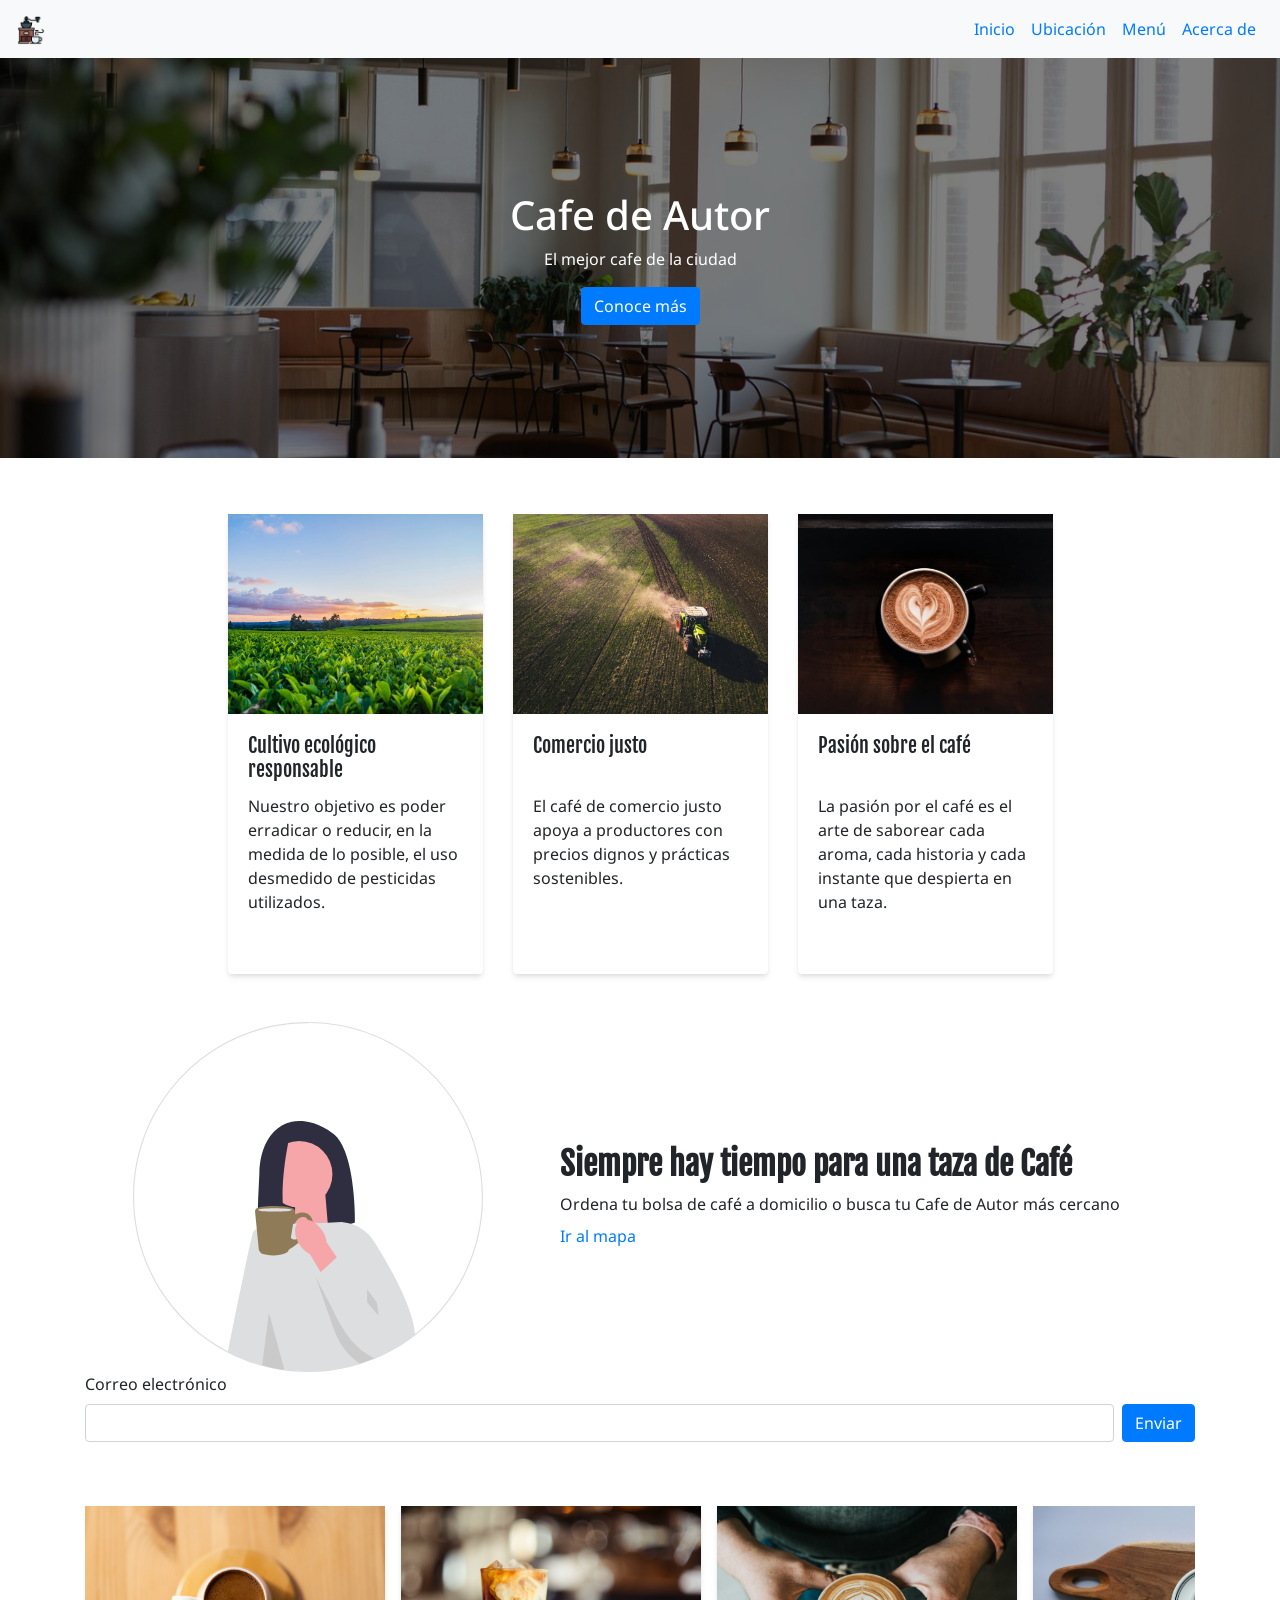
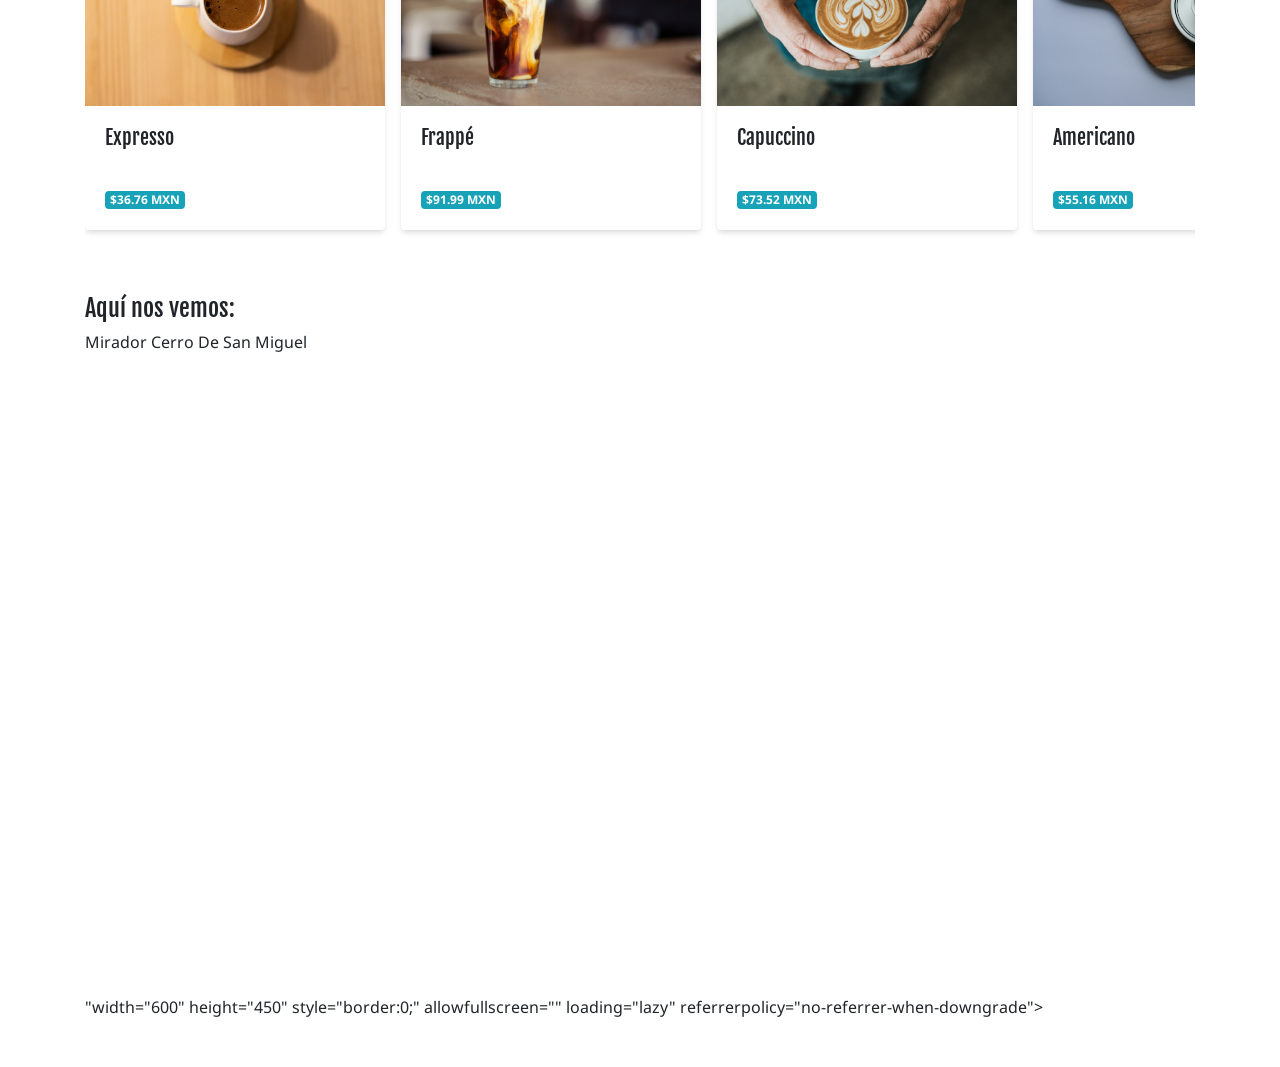
<file: index.html>
<!DOCTYPE html>
<html lang="en">

<head>
    <meta charset="UTF-8">
    <title>Cafe de Autor_Abril Gallegos Largo "E"</title>
    <link rel="stylesheet" href="https://cdn.jsdelivr.net/npm/bootstrap@4.3.1/dist/css/bootstrap.min.css"
        integrity="sha384-ggOyR0iXCbMQv3Xipma34MD+dH/1fQ784/j6cY/iJTQUOhcWr7x9JvoRxT2MZw1T" crossorigin="anonymous">
    <link rel="stylesheet" href="cafe.css">
    <link rel="shortcut icon" href="coffee.ico">
    <style>
        @media (min-width: 992px) {
            .img-cafe-responsive {
                max-width: 350px;
            }
        }

        @media (max-width: 991.98px) {
            .img-cafe-responsive {
                max-width: 100%;
            }
        }
    </style>
    <link
        href="https://fonts.googleapis.com/css2?family=Fjalla+One&family=Noto+Sans:ital,wght@0,100..900;1,100..900&display=swap"
        rel="stylesheet">
</head>

<body>
    <header>
        <nav class="navbar navbar-expand-lg navbar-light bg-light">
            <a class="navbar-brand" href="#">
                <img src="coffee_2.ico" width="30" height="30" alt="Maquina de cafe">
            </a>
            <div class="collapse navbar-collapse justify-content-end">
                <ul class="navbar-nav">
                    <li class="nav-item active">
                        <a class="nav-link text-primary" href="index.html">Inicio</a>
                    </li>
                    <li class="nav-item">
                        <a class="nav-link text-primary" href="#mapa">Ubicación</a>
                    </li>
                    <li class="nav-item">
                        <a class="nav-link text-primary" href="#stripe">Menú</a>
                    </li>
                    <li class="nav-item">
                        <a class="nav-link text-primary" href="acercade.html">Acerca de</a>
                    </li>
                </ul>
            </div>
        </nav>
        <div class="cover d-flex justify-content-center align-items-center flex-column p-5">
            <h1>Cafe de Autor</h1>
            <p>El mejor cafe de la ciudad</p>
            <button class="btn btn-primary">
                <a href="https://www.nescafe.com/co/cultura-cafe/conocimiento/10-datos-curiosos-del-cafe" style="color: white;">Conoce más</a>
            </button>
        </div>
    </header>
    <section>
        <div class="container mt-5 mb-5">
            <div class="row justify-content-center">
                <div class="col-12 col-sn-6 col-md-4 col-lg-3 mt-2">
                    <div class="card">
                        <div title="Campos de Cultivo" class="cover cover-small"
                            style="background-image:url(agricultura.jpg);"></div>
                        <div class="card-body">
                            <h5 class="card-title">Cultivo ecológico responsable</h5>
                            <p class="card-text">
                                Nuestro objetivo es poder erradicar o reducir, en la medida de lo posible, el uso
                                desmedido
                                de
                                pesticidas utilizados.
                            </p>
                        </div>
                    </div>
                </div>

                <div class="col-12 col-sn-6 col-md-4 col-lg-3 mt-2">
                    <div class="card">
                        <div title="Campo de cultivo con un tractor" class="cover cover-small"
                            style="background-image:url(Comercio.jpg);"></div>
                        <div class="card-body">
                            <h5 class="card-title">Comercio justo</h5>
                            <p class="card-text">
                                El café de comercio justo apoya a productores con precios dignos y prácticas
                                sostenibles.
                            </p>
                        </div>
                    </div>
                </div>

                <div class="col-12 col-sn-6 col-md-4 col-lg-3 mt-2">
                    <div class="card">
                        <div title="Corazón dentro de una taza de cafe" class="cover cover-small"
                            style="background-image:url(pasion.jpg);"></div>
                        <div class="card-body">
                            <h5 class="card-title">Pasión sobre el café</h5>
                            <p class="card-text">
                                La pasión por el café es el arte de saborear cada aroma, cada historia y cada instante
                                que
                                despierta en una taza.
                            </p>
                        </div>
                    </div>
                </div>
            </div>
        </div>
        </div>
    </section>
    <section>
        <div class="container mt-5 mb-5">
            <div class="row align-items-center">
                <div class="col-12 col-md-5 col-lg-5 d-flex justify-content-center">
                    <img src="time.svg" alt="Un tiempo para tomar cafe" class="img-fluid img-cafe-responsive w-100"
                        style="max-width:350px;">
                </div>

                <div class="col-12 col-md-7 col-lg-7 d-flex flex-column justify-content-center">
                    <h3 class="mb-2" style="font-size:2rem;font-weight:bold;">Siempre hay tiempo para una taza de Café
                    </h3>
                    <p class="mb-2">Ordena tu bolsa de café a domicilio o busca tu Cafe de Autor más cercano</p>
                    <a href="#mapa">Ir al mapa</a>
                </div>
            </div>

            <form action="">
                <label for="email">Correo electrónico</label>
                <div class="d-flex">
                    <div class="flex-fill mr-2">
                        <input type="email" id="email" class="form-control">
                    </div>
                    <button type="submit" class="btn btn-primary">
                        Enviar
                    </button>
                </div>
            </form>
        </div>
    </section>
    <!-- Tira de Productos-->
    <section>
        <div class="container mt-5 mb-5" id="stripe">
            <div class="product-stripe">
                <div class="stripe-container">
                    <div class="card">
                        <div title="Expresso" class=" cover cover-small" style="background-image: url(expreso.jpg);">
                        </div>
                        <div class="card-body">
                            <h5 class="card-title">Expresso</h5>
                            <span class="badge badge-info">$36.76 MXN</span>
                        </div>
                    </div>

                    <div class="card">
                        <div title="Frappé" class=" cover cover-small" style="background-image: url(frappe.jpg);"></div>
                        <div class="card-body">
                            <h5 class="card-title">Frappé</h5>
                            <span class="badge badge-info">$91.99 MXN </span>
                        </div>
                    </div>

                    <div class="card">
                        <div title="capuccino" class=" cover cover-small" style="background-image: url(capuchino.jpg);">
                        </div>
                        <div class="card-body">
                            <h5 class="card-title">Capuccino</h5>
                            <span class="badge badge-info">$73.52 MXN</span>
                        </div>
                    </div>

                    <div class="card">
                        <div title="café americano" class=" cover cover-small"
                            style="background-image: url(americano.jpg);"></div>
                        <div class="card-body">
                            <h5 class="card-title">Americano</h5>
                            <span class="badge badge-info">$55.16 MXN</span>
                        </div>
                    </div>
                </div>
            </div>
        </div>
    </section>
    <section>
        <div class="container mt-5 mb-5 " id="mapa">
            <h4>Aquí nos vemos:</h4>
            <p>Mirador Cerro De San Miguel</p>
            <div class="responsive-iframe">
                <iframe
                    src="https://www.google.com/maps/embed?pb=!1m14!1m8!1m3!1d1887.2017059750033!2d-98.4393271!3d18.9135298!3m2!1i1024!2i768!4f13.1!3m3!1m2!1s0x85cfb463189cdf47%3A0x56da44ed84edbeec!2sMirador%20Cerro%20De%20San%20Miguel!5e0!3m2!1ses-419!2smx!4v1759808286566!5m2!1ses-419!2smx"
                    width="600" height="450" style="border:0;" allowfullscreen="" loading="lazy"
                    referrerpolicy="no-referrer-when-downgrade"></iframe>"width="600" height="450" style="border:0;"
                allowfullscreen="" loading="lazy" referrerpolicy="no-referrer-when-downgrade"></iframe>
            </div>

        </div>
    </section>
</body>

</html>
</body>

</html>
</file>
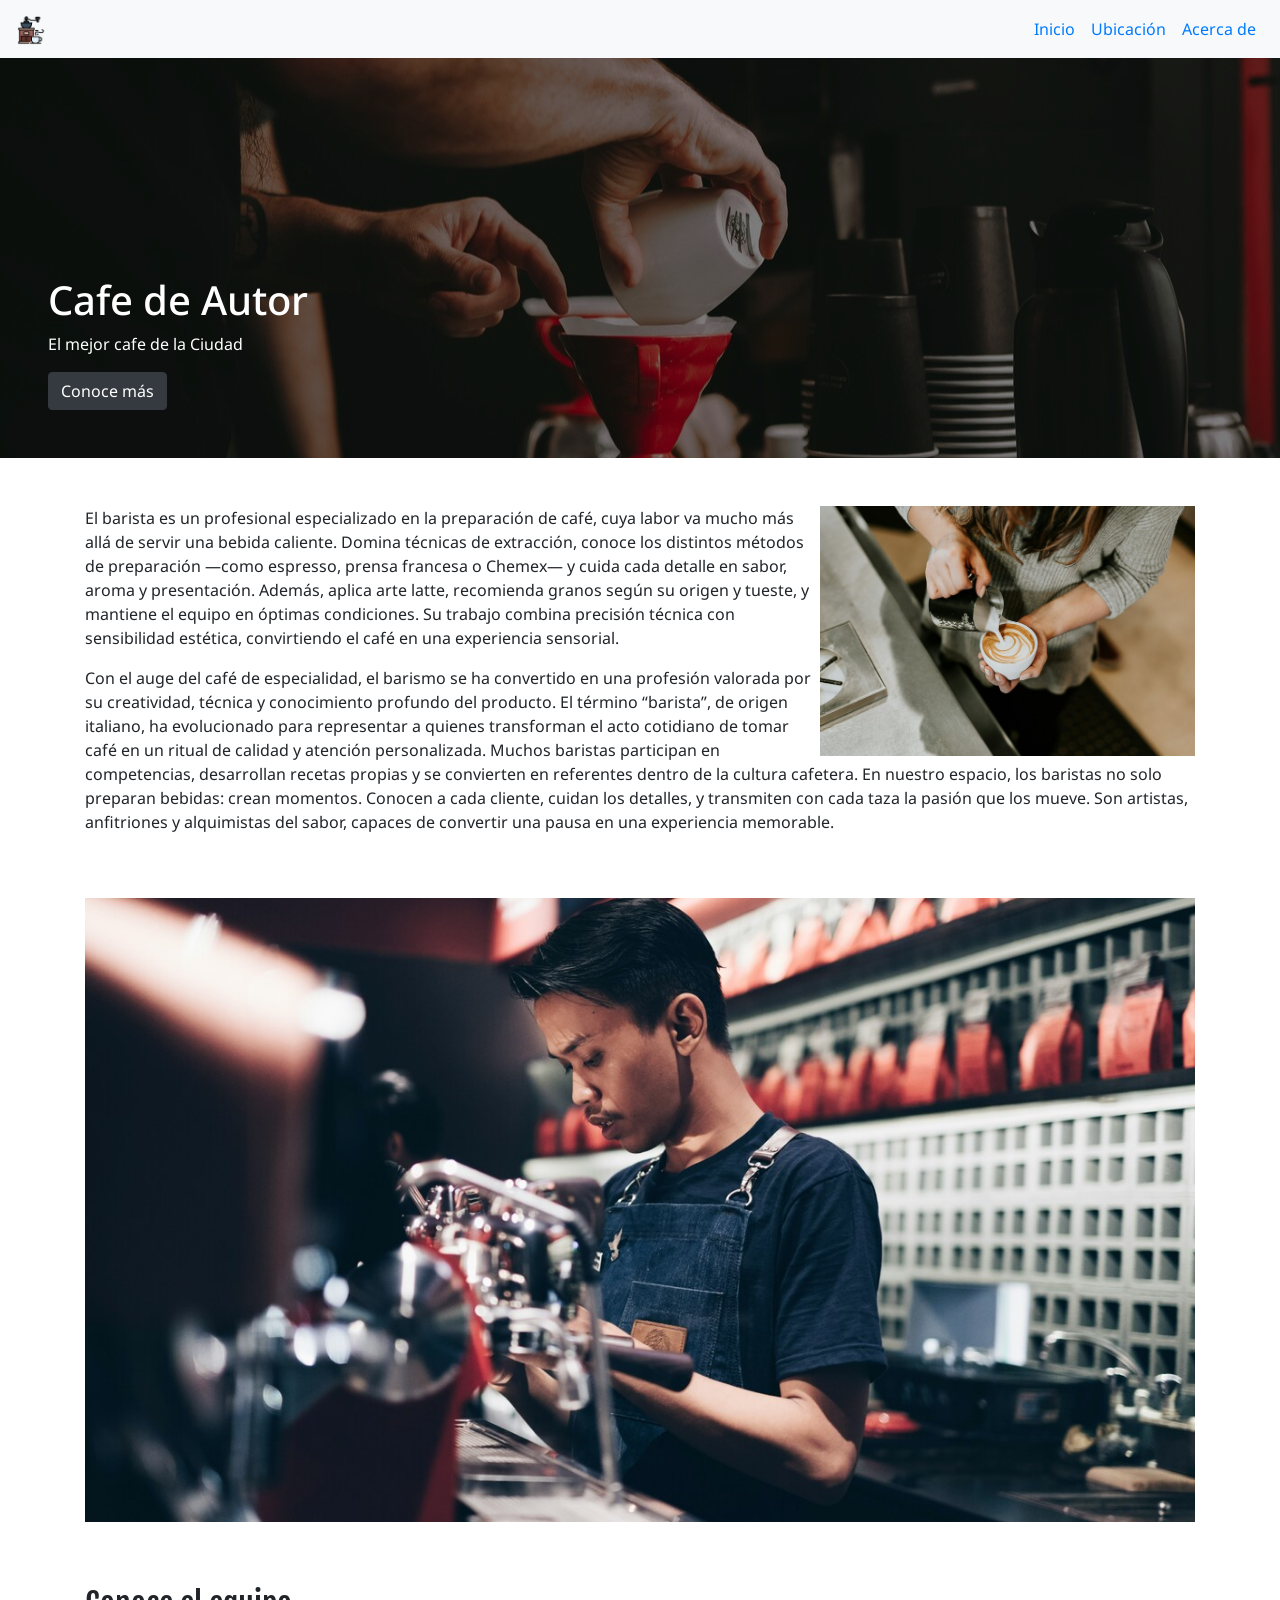
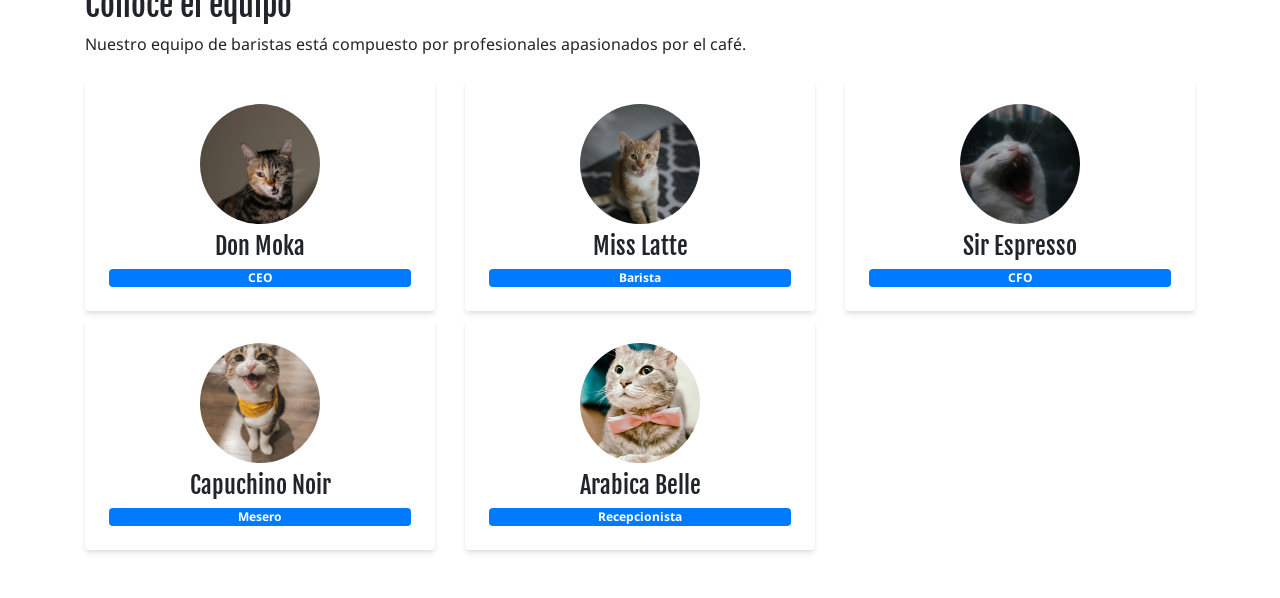
<file: acercade.html>
<!DOCTYPE html>
<html lang="en">

<head>
    <meta charset="UTF-8">
    <title>Cafe de Autor_Abril Gallegos Largo "E"</title>
    <link rel="shortcut icon" href="coffee.ico">
    <link rel="stylesheet" href="https://cdn.jsdelivr.net/npm/bootstrap@4.3.1/dist/css/bootstrap.min.css"
        integrity="sha384-ggOyR0iXCbMQv3Xipma34MD+dH/1fQ784/j6cY/iJTQUOhcWr7x9JvoRxT2MZw1T" crossorigin="anonymous">
    <link rel="stylesheet" href="cafe.css">
    <style>
        @media (min-width: 992px) {
            .img-cafe-responsive {
                max-width: 350px;
            }
        }

        @media (max-width: 991.98px) {
            .img-cafe-responsive {
                max-width: 100%;
            }
        }
    </style>
    <link
        href="https://fonts.googleapis.com/css2?family=Fjalla+One&family=Noto+Sans:ital,wght@0,100..900;1,100..900&display=swap"
        rel="stylesheet">
</head>

<body>
    <header>
        <nav class="navbar navbar-expand-lg navbar-light bg-light">
            <a class="navbar-brand" href="#">
                <img src="coffee_2.ico" width="30" height="30" alt="Maquina de cafe">
            </a>
            <div class="collapse navbar-collapse justify-content-end">
                <ul class="navbar-nav">
                    <li class="nav-item active">
                        <a class="nav-link text-primary" href="index.html">Inicio</a>
                    </li>
                    <li class="nav-item">
                        <a class="nav-link text-primary" href="#mapa">Ubicación</a>
                    </li>

                    <li class="nav-item">
                        <a class="nav-link text-primary" href="acercade.html">Acerca de</a>
                    </li>
                </ul>
            </div>
        </nav>
        <div class="cover d-flex justify-content-end align-items-start flex-column p-5"
            style="background-image: url(barista.jpg);">
            <h1>
                Cafe de Autor
            </h1>
            <p>
                El mejor cafe de la Ciudad
            </p>
            <button class="btn btn-dark">
                <a href="https://laguashira.com/blogs/blog/20-datos-interesantes-que-no-sabias-sobre-el-cafe?srsltid=AfmBOoopJSU6Zx1uoFwdyiuyDU_U9jvVFIXBsivkHLHF2nlkJ-qQGAi3" style="color: white">
                    Conoce más
                </a>
            </button>
        </div>
    </header>
    <section>
        <div class="container mt-5 mb-5">
            <img src="preparando.jpg" alt="Preparación de café" height="250" class="float-right">
            <p>
                El barista es un profesional especializado en la preparación de café, cuya labor va mucho más allá de
                servir una bebida caliente. Domina técnicas de extracción, conoce los distintos métodos de preparación
                —como espresso, prensa francesa o Chemex— y cuida cada detalle en sabor, aroma y presentación. Además,
                aplica arte latte, recomienda granos según su origen y tueste, y mantiene el equipo en óptimas
                condiciones. Su trabajo combina precisión técnica con sensibilidad estética, convirtiendo el café en una
                experiencia sensorial.
            </p>
            <p>
                Con el auge del café de especialidad, el barismo se ha convertido en una profesión valorada por su
                creatividad, técnica y conocimiento profundo del producto. El término “barista”, de origen italiano, ha
                evolucionado para representar a quienes transforman el acto cotidiano de tomar café en un ritual de
                calidad y atención personalizada. Muchos baristas participan en competencias, desarrollan recetas
                propias y se convierten en referentes dentro de la cultura cafetera. En nuestro espacio, los baristas no
                solo preparan bebidas: crean momentos. Conocen a cada cliente, cuidan los detalles, y transmiten con
                cada taza la pasión que los mueve. Son artistas, anfitriones y alquimistas del sabor, capaces de
                convertir una pausa en una experiencia memorable.
            </p>
        </div>
    </section>
    <section>
        <div class="container mt-5 mb-5">
            <div class="slider">
                <div class="slider-container">
                    <div class="image-container" style="background-image: url(dezliz1.jpg);"
                        title="Un barista preparando una taza de café">
                    </div>
                    <div class="image-container" style="background-image: url(dezliz2.jpg);"
                        title="Un barista sirviendo café en una taza">
                    </div>
                    <div class="image-container" style="background-image: url(dezliz3.jpg);"
                        title="Una maquina de espresso con café recién hecho">
                    </div>
                    <div class="image-container" style="background-image: url(dezliz4.jpg);"
                        title="Maquina de granos de café">
                    </div>
                </div>
            </div>
    </section>
    <section>
        <div class="container mt-5 mb-5">
            <h2>Conoce el equipo</h2>
            <p>
                Nuestro equipo de baristas está compuesto por profesionales apasionados por el café.
            </p>
            <div class="row">
                <div class="col-12 col-sm-6 col-md-4  mt-2">
                    <div class="card p-4 text-center">
                        <div class="avatar rounded-circle inline-block"
                            style="background-image: url(avatar1.jpg);">
                        </div>
                        <h4 class="mt-2">Don Moka</h4>
                        <span class="badge badge-primary">CEO</span>
                    </div>
                </div>
                <div class="col-12 col-sm-6 col-md-4  mt-2">
                    <div class="card p-4 text-center">
                        <div class="avatar rounded-circle inline-block"
                            style="background-image: url(avatar2.jpg);">
                        </div>
                        <h4 class="mt-2">Miss Latte</h4>
                        <span class="badge badge-primary">Barista</span>
                    </div>
                </div>
                <div class="col-12 col-sm-6 col-md-4  mt-2">
                    <div class="card p-4 text-center">
                        <div class="avatar rounded-circle inline-block"
                            style="background-image: url(avatar3.jpg);">
                        </div>
                        <h4 class="mt-2">Sir Espresso</h4>
                        <span class="badge badge-primary">CFO</span>
                    </div>
                </div>
                <div class="col-12 col-sm-6 col-md-4  mt-2">
                    <div class="card p-4 text-center">
                        <div class="avatar rounded-circle inline-block"
                            style="background-image: url(avatar4.jpg);">
                        </div>
                        <h4 class="mt-2">Capuchino Noir</h4>
                        <span class="badge badge-primary">Mesero</span>
                    </div>
                </div>
                <div class="col-12 col-sm-6 col-md-4  mt-2">
                    <div class="card p-4 text-center">
                        <div class="avatar rounded-circle inline-block"
                            style="background-image: url(avatar5.jpg);">
                        </div>
                        <h4 class="mt-2">Arabica Belle</h4>
                        <span class="badge badge-primary">Recepcionista</span>
                    </div>
                </div>
    </section>
</body>

</html>
</file>
<file: cafe.css>
body{
    margin: 0cm;
    font-family: "Noto Sans", sans-serif;

}
h2,h3,h4,h5{
    font-family: "Fjalla One", sans-serif;
}
.cover{
    height: 400px;
    background-image:url(cafeteria.jpg);
    color: white;
    background-size: cover;
    background-position: center;
    background-color: rgba(0,0,0,0.5);
    background-blend-mode:darken;
}
.cover-small{
    height: 200px;
    background-blend-mode: normal;
}
.card{
    border: 0 !important;
    box-shadow: 0 4px 6px -1px rgba(0,0,0,0.1),0 2px 4px -1px rgba(0,0,0,0.06)
}

.card-title{
    min-height: 3rem;
}

.card-text{
    min-height: 10rem;
}

.product-stripe, .slider{
    overflow-x: scroll;
    padding-top: 1rem;
    padding-bottom: 1rem;
}
.stripe-container, .slider-container{
    display: flex;
}

.stripe-container .card{
    width: 300px;
    flex-shrink: 0;
    margin-right: 1rem;
}

.responsive-iframe{
    position: relative;
    padding-top: 56.25%;
}

.responsive-iframe iframe{
    position: absolute;
    top: 0;
    left: 0;
    width: 100%;
    height: 100%;
}

.slider{
    overflow-x: hidden;
}
.slider-container{
    transform: translateX(0);
    animation: slider 15s infinite;
}

.image-container{
    width: 100%;
    padding-top: 56.25%;
    background-size: cover;
    background-position: center;
    flex-shrink: 0;
}

.avatar{
    width: 120px;
    height: 120px;
    background-size: cover;
    background-position: center;
    margin: 0 auto;
}

@keyframes slider{
    0%{
        transform: translateX(0);
    }
    20%{
        transform: translateX(0);
    }
    25%{
        transform: translateX(-100%);
    }      
    45%{
        transform: translateX(-100%);
    }
    50%{
        transform: translateX(-200%);
    }
    70%{
        transform: translateX(-200%);
    }
    75%{
        transform: translateX(-300%);
    }
    95%{
        transform: translateX(-300%);
    }
    100%{
        transform: translateX(0);
    }
}
</file>
